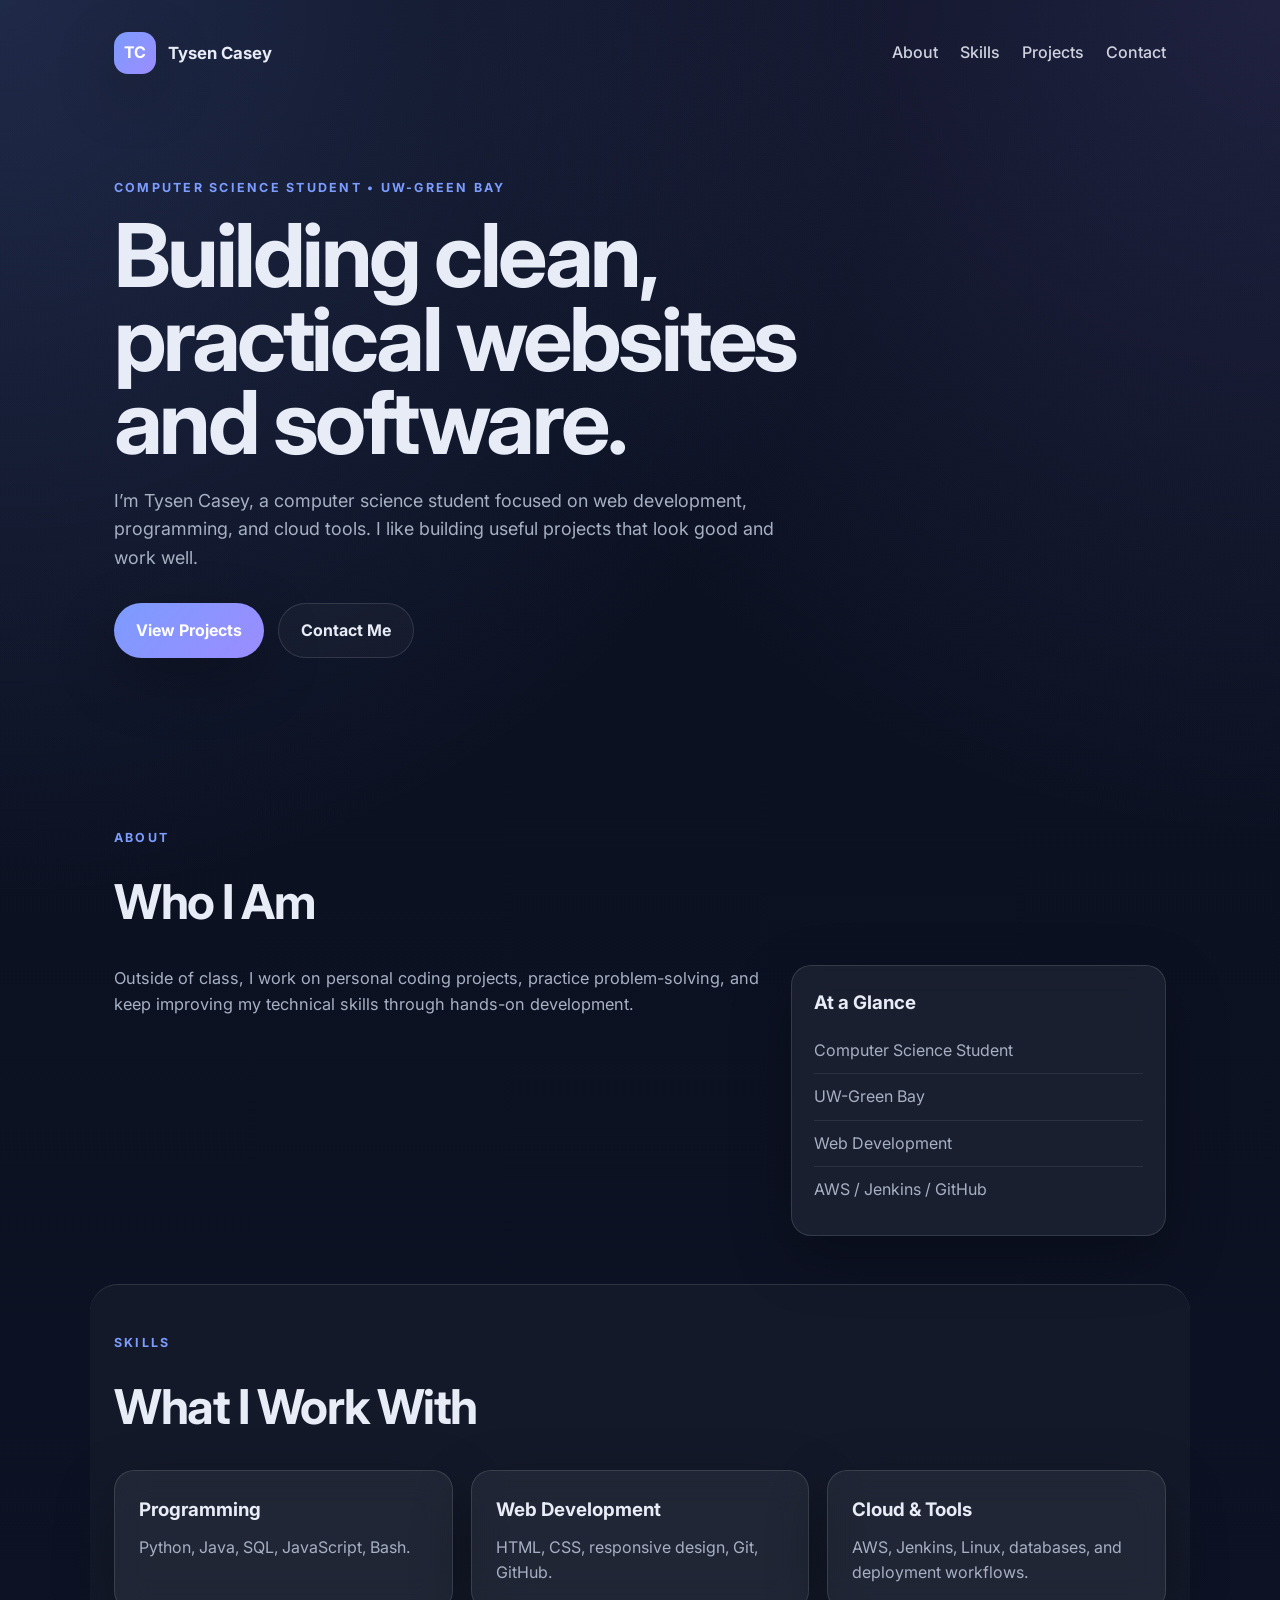
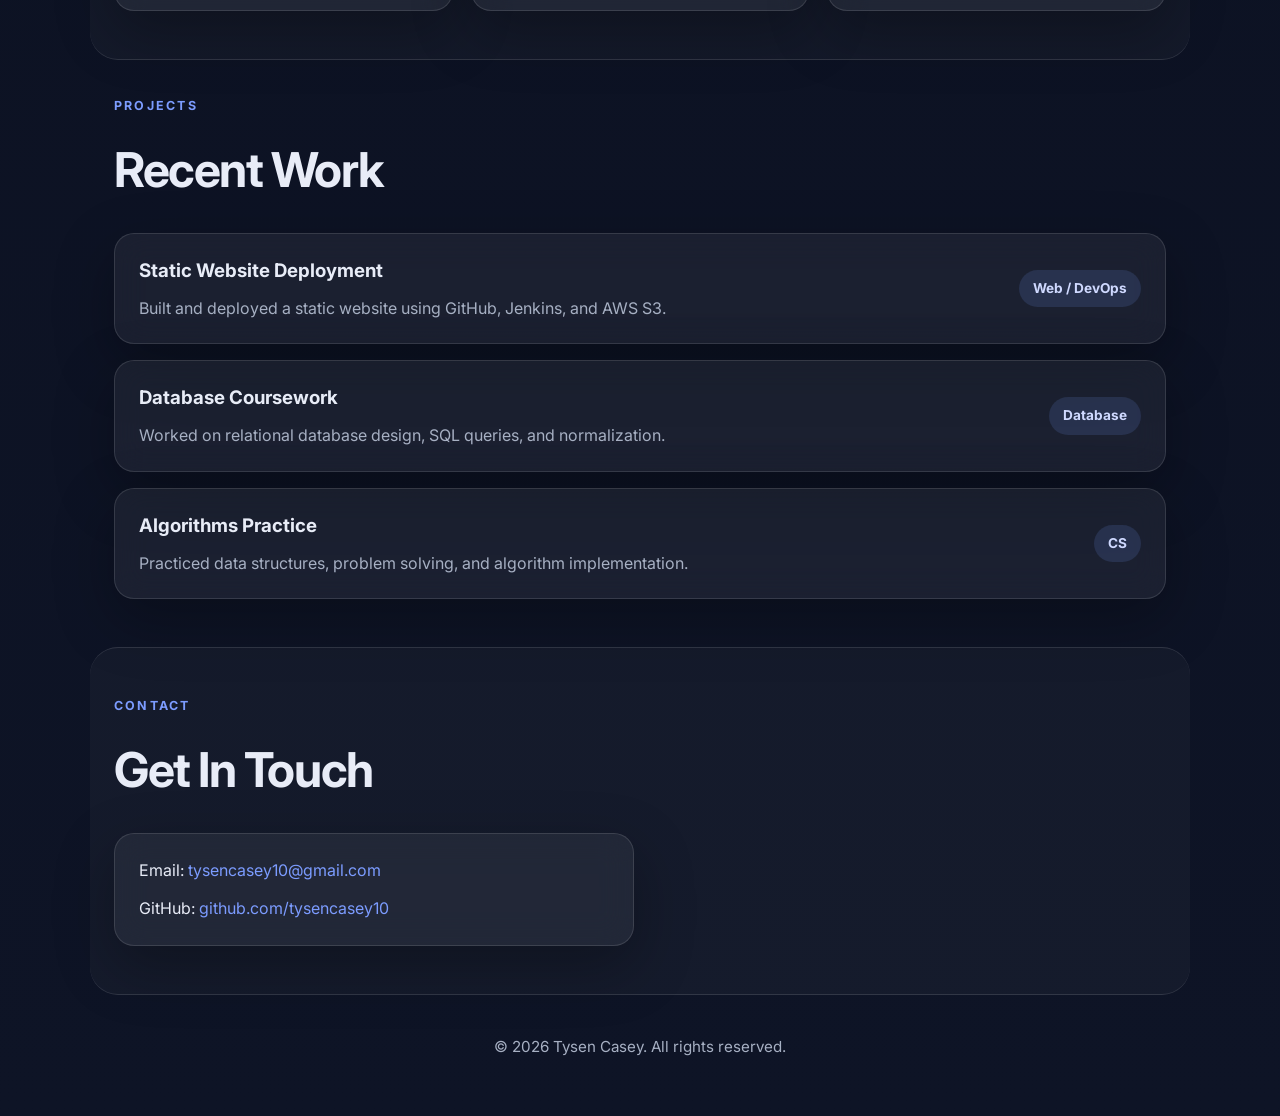
<file: index.html>
<!DOCTYPE html>
<html lang="en">
<head>
  <meta charset="UTF-8" />
  <meta name="viewport" content="width=device-width, initial-scale=1.0" />
  <title>Tysen Casey | Static Website</title>
  <link rel="preconnect" href="https://fonts.googleapis.com">
  <link rel="preconnect" href="https://fonts.gstatic.com" crossorigin>
  <link href="https://fonts.googleapis.com/css2?family=Inter:wght@400;500;600;700;800&display=swap" rel="stylesheet">
  <link rel="stylesheet" href="style.css" />
</head>
<body>
  <header class="hero">
    <nav class="nav">
      <div class="brand">
        <span class="brand-mark">TC</span>
        <span class="brand-text">Tysen Casey</span>
      </div>
      <ul class="nav-links">
        <li><a href="#about">About</a></li>
        <li><a href="#skills">Skills</a></li>
        <li><a href="#projects">Projects</a></li>
        <li><a href="#contact">Contact</a></li>
      </ul>
    </nav>

    <div class="hero-inner">
      <p class="eyebrow">Computer Science Student • UW-Green Bay</p>
      <h1>Building clean, practical websites and software.</h1>
      <p class="hero-copy">
        I’m Tysen Casey, a computer science student focused on web development,
        programming, and cloud tools. I like building useful projects that look good
        and work well.
      </p>
      <div class="hero-actions">
        <a class="button primary" href="#projects">View Projects</a>
        <a class="button secondary" href="#contact">Contact Me</a>
      </div>
    </div>
  </header>

  <main>
    <section id="about" class="section">
      <div class="section-header">
        <p class="eyebrow">About</p>
        <h2>Who I Am</h2>
      </div>
      <div class="content-grid">
        <div class="text-block">

          <p>
            Outside of class, I work on personal coding projects, practice problem-solving,
            and keep improving my technical skills through hands-on development.
          </p>
        </div>
        <aside class="info-card">
          <h3>At a Glance</h3>
          <ul>
            <li>Computer Science Student</li>
            <li>UW-Green Bay</li>
            <li>Web Development</li>
            <li>AWS / Jenkins / GitHub</li>
          </ul>
        </aside>
      </div>
    </section>

    <section id="skills" class="section alt">
      <div class="section-header">
        <p class="eyebrow">Skills</p>
        <h2>What I Work With</h2>
      </div>

      <div class="cards">
        <article class="card">
          <h3>Programming</h3>
          <p>Python, Java, SQL, JavaScript, Bash.</p>
        </article>
        <article class="card">
          <h3>Web Development</h3>
          <p>HTML, CSS, responsive design, Git, GitHub.</p>
        </article>
        <article class="card">
          <h3>Cloud & Tools</h3>
          <p>AWS, Jenkins, Linux, databases, and deployment workflows.</p>
        </article>
      </div>
    </section>

    <section id="projects" class="section">
      <div class="section-header">
        <p class="eyebrow">Projects</p>
        <h2>Recent Work</h2>
      </div>

      <div class="project-list">
        <article class="project">
          <div>
            <h3>Static Website Deployment</h3>
            <p>
              Built and deployed a static website using GitHub, Jenkins, and AWS S3.
            </p>
          </div>
          <span class="project-tag">Web / DevOps</span>
        </article>

        <article class="project">
          <div>
            <h3>Database Coursework</h3>
            <p>
              Worked on relational database design, SQL queries, and normalization.
            </p>
          </div>
          <span class="project-tag">Database</span>
        </article>

        <article class="project">
          <div>
            <h3>Algorithms Practice</h3>
            <p>
              Practiced data structures, problem solving, and algorithm implementation.
            </p>
          </div>
          <span class="project-tag">CS</span>
        </article>
      </div>
    </section>

    <section id="contact" class="section alt">
      <div class="section-header">
        <p class="eyebrow">Contact</p>
        <h2>Get In Touch</h2>
      </div>

      <div class="contact-card">
        <p>Email: <a href="mailto:tysencasey10@gmail.com">tysencasey10@gmail.com</a></p>
        <p>GitHub: <a href="https://github.com/tysencasey10" target="_blank" rel="noopener noreferrer">github.com/tysencasey10</a></p>
      </div>
    </section>
  </main>

  <footer class="footer">
    <p>&copy; 2026 Tysen Casey. All rights reserved.</p>
  </footer>

  <script src="script.js"></script>
</body>
</html>
</file>
<file: style.css>
* {
  box-sizing: border-box;
  margin: 0;
  padding: 0;
}

:root {
  --bg: #0b1020;
  --bg-soft: #11172a;
  --card: rgba(255, 255, 255, 0.06);
  --card-border: rgba(255, 255, 255, 0.12);
  --text: #e8ecf7;
  --muted: #a7b0c3;
  --accent: #7c9cff;
  --accent-2: #9b8cff;
  --shadow: 0 20px 60px rgba(0, 0, 0, 0.28);
  --radius: 20px;
  --max-width: 1100px;
}

html {
  scroll-behavior: smooth;
}

body {
  font-family: 'Inter', sans-serif;
  background:
    radial-gradient(circle at top left, rgba(124, 156, 255, 0.18), transparent 30%),
    radial-gradient(circle at top right, rgba(155, 140, 255, 0.14), transparent 28%),
    linear-gradient(180deg, #0b1020 0%, #0e1426 100%);
  color: var(--text);
  line-height: 1.6;
}

a {
  color: var(--accent);
  text-decoration: none;
}

a:hover {
  text-decoration: underline;
}

.hero {
  padding: 24px;
  min-height: 88vh;
  display: flex;
  flex-direction: column;
  justify-content: flex-start;
  max-width: var(--max-width);
  margin: 0 auto;
}

.nav {
  display: flex;
  justify-content: space-between;
  align-items: center;
  gap: 24px;
  padding: 8px 0 32px;
  flex-wrap: wrap;
}

.brand {
  display: flex;
  align-items: center;
  gap: 12px;
  font-weight: 700;
}

.brand-mark {
  width: 42px;
  height: 42px;
  display: grid;
  place-items: center;
  border-radius: 14px;
  background: linear-gradient(135deg, var(--accent), var(--accent-2));
  color: white;
  box-shadow: var(--shadow);
}

.brand-text {
  font-size: 1.05rem;
}

.nav-links {
  display: flex;
  gap: 22px;
  list-style: none;
  flex-wrap: wrap;
}

.nav-links a {
  color: var(--text);
  opacity: 0.88;
  font-weight: 500;
}

.nav-links a:hover {
  color: var(--accent);
  opacity: 1;
  text-decoration: none;
}

.hero-inner {
  padding: 72px 0 28px;
  max-width: 760px;
}

.eyebrow {
  text-transform: uppercase;
  letter-spacing: 0.18em;
  font-size: 0.78rem;
  color: var(--accent);
  font-weight: 700;
  margin-bottom: 16px;
}

.hero h1 {
  font-size: clamp(3rem, 8vw, 5.5rem);
  line-height: 0.95;
  letter-spacing: -0.04em;
  max-width: 12ch;
  margin-bottom: 22px;
}

.hero-copy {
  font-size: 1.12rem;
  color: var(--muted);
  max-width: 60ch;
  margin-bottom: 30px;
}

.hero-actions {
  display: flex;
  gap: 14px;
  flex-wrap: wrap;
}

.button {
  display: inline-flex;
  align-items: center;
  justify-content: center;
  padding: 14px 22px;
  border-radius: 999px;
  font-weight: 700;
  transition: transform 180ms ease, background 180ms ease, border-color 180ms ease;
}

.button:hover {
  transform: translateY(-2px);
  text-decoration: none;
}

.button.primary {
  background: linear-gradient(135deg, var(--accent), var(--accent-2));
  color: white;
  box-shadow: var(--shadow);
}

.button.secondary {
  color: var(--text);
  border: 1px solid var(--card-border);
  background: rgba(255, 255, 255, 0.03);
}

.section {
  max-width: var(--max-width);
  margin: 0 auto;
  padding: 36px 24px 24px;
}

.section.alt {
  margin-top: 24px;
  padding-top: 48px;
  padding-bottom: 48px;
  background: rgba(255, 255, 255, 0.03);
  border-top: 1px solid var(--card-border);
  border-bottom: 1px solid var(--card-border);
  border-radius: 28px;
}

.section-header {
  margin-bottom: 24px;
}

.section-header h2 {
  font-size: clamp(2rem, 4vw, 3rem);
  letter-spacing: -0.03em;
}

.content-grid {
  display: grid;
  grid-template-columns: 1.4fr 0.8fr;
  gap: 22px;
}

.text-block p {
  color: var(--muted);
  margin-bottom: 16px;
  font-size: 1.02rem;
  max-width: 65ch;
}

.info-card,
.card,
.project,
.contact-card {
  background: var(--card);
  border: 1px solid var(--card-border);
  border-radius: var(--radius);
  box-shadow: var(--shadow);
  backdrop-filter: blur(16px);
}

.info-card {
  padding: 22px;
}

.info-card h3,
.card h3,
.project h3 {
  margin-bottom: 10px;
}

.info-card ul {
  list-style: none;
  color: var(--muted);
}

.info-card li {
  padding: 10px 0;
  border-bottom: 1px solid rgba(255, 255, 255, 0.08);
}

.info-card li:last-child {
  border-bottom: none;
}

.cards {
  display: grid;
  grid-template-columns: repeat(3, minmax(0, 1fr));
  gap: 18px;
}

.card {
  padding: 24px;
}

.card p,
.project p {
  color: var(--muted);
}

.project-list {
  display: grid;
  gap: 16px;
}

.project {
  padding: 22px 24px;
  display: flex;
  justify-content: space-between;
  gap: 16px;
  align-items: center;
}

.project-tag {
  display: inline-flex;
  align-items: center;
  justify-content: center;
  padding: 8px 14px;
  border-radius: 999px;
  background: rgba(124, 156, 255, 0.14);
  color: #cfd9ff;
  font-size: 0.85rem;
  font-weight: 700;
  white-space: nowrap;
}

.contact-card {
  padding: 24px;
  display: grid;
  gap: 12px;
  max-width: 520px;
}

.footer {
  text-align: center;
  padding: 40px 24px 56px;
  color: var(--muted);
  font-size: 0.95rem;
}

@media (max-width: 860px) {
  .content-grid,
  .cards {
    grid-template-columns: 1fr;
  }

  .project {
    flex-direction: column;
    align-items: flex-start;
  }
}

@media (max-width: 640px) {
  .hero {
    padding: 18px;
  }

  .section {
    padding-left: 18px;
    padding-right: 18px;
  }

  .hero h1 {
    font-size: clamp(2.6rem, 14vw, 4rem);
  }

  .nav {
    align-items: flex-start;
  }

  .nav-links {
    gap: 14px;
  }

  .button {
    width: 100%;
  }

  .hero-actions {
    flex-direction: column;
  }
}
</file>
